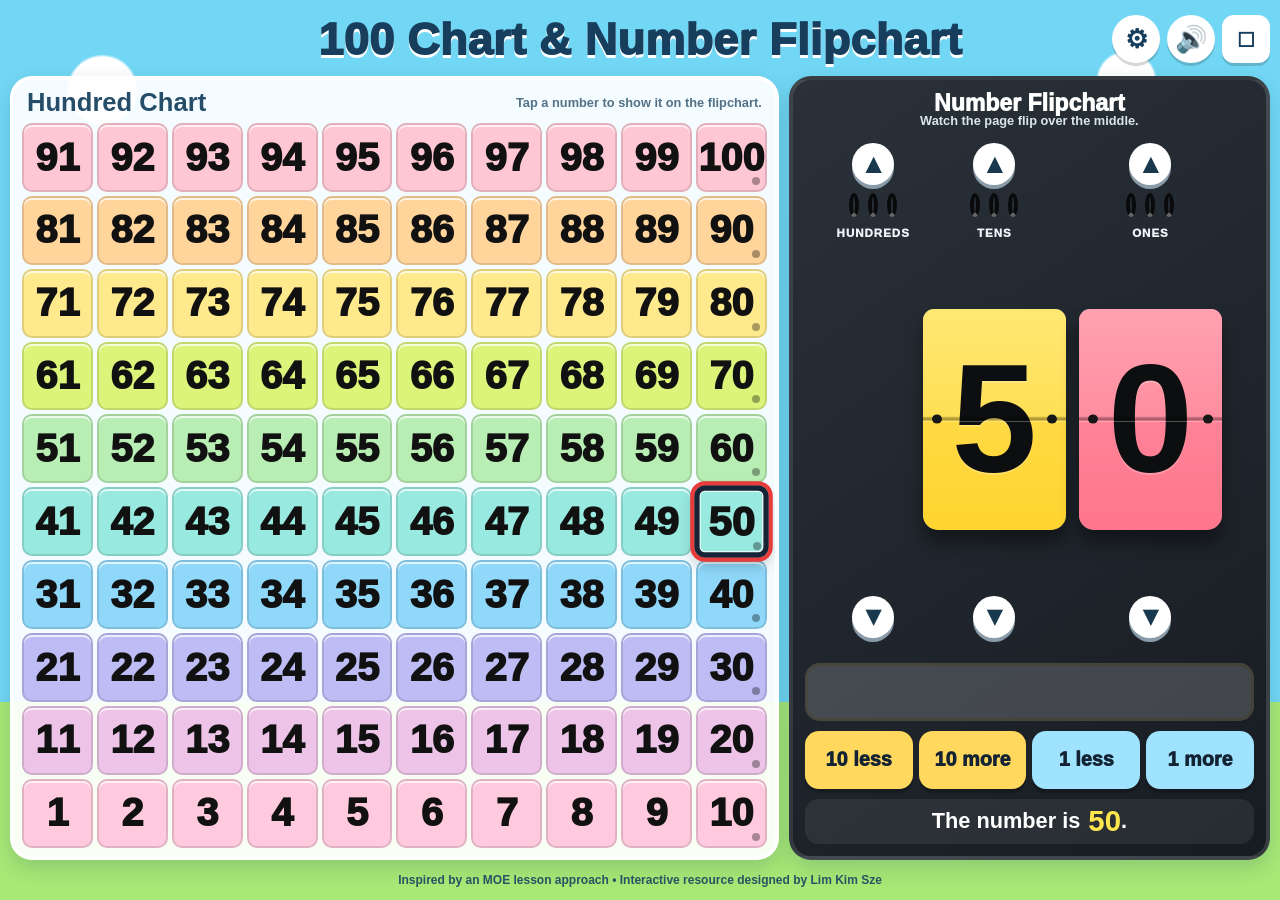
<file: index.html>
<!DOCTYPE html>
<html lang="en">
<head>
<meta charset="UTF-8" />
<meta name="viewport" content="width=device-width, initial-scale=1.0, maximum-scale=1.0" />
<title>100 Chart + Number Flipchart</title>
<style>
  html,body{margin:0;width:100%;height:100%;overflow:hidden;background:#72d7f4;font-family:Arial,sans-serif}
  body{display:grid;place-items:center;color:#173e5d;font-weight:800}
</style>
</head>
<body>
  <div id="loading">Loading 100 Chart &amp; Number Flipchart…</div>
<script>
(async()=>{
  try{
    const response=await fetch('./app.html?v=20260823-counter-clink',{cache:'no-cache'});
    if(!response.ok) throw new Error('Could not load the app.');
    let html=await response.text();

    const stylesheets=[
      '<link rel="stylesheet" href="./fixed-screen.css?v=20260823a">',
      '<link rel="stylesheet" href="./mobile-tweaks.css?v=20260823b">'
    ].join('\n');
    if(!html.includes('fixed-screen.css')){
      html=html.replace('</head>',stylesheets+'\n</head>');
    }else if(!html.includes('mobile-tweaks.css')){
      html=html.replace('</head>','<link rel="stylesheet" href="./mobile-tweaks.css?v=20260823b">\n</head>');
    }

    // Replace the softer counter sound at load time with a brighter,
    // two-hit metallic clink that is easy to hear on phones, Chromebooks
    // and projector speakers. The flip sound itself is unchanged.
    const soundStart=html.indexOf('  function counterMoveSound(direction=1){');
    const soundEnd=html.indexOf('\n  function writeStatic(card,digit){',soundStart);
    if(soundStart!==-1 && soundEnd!==-1){
      const louderCounterSound=`  function counterMoveSound(direction=1){
    if(!soundOn) return;
    ensureAudio();
    const ctx=audioCtx;
    const t=ctx.currentTime;

    // Keep the sound centred so it survives mono/mobile playback.
    const master=ctx.createGain();
    master.gain.setValueAtTime(1.0,t);
    master.gain.exponentialRampToValueAtTime(0.001,t+0.36);
    master.connect(ctx.destination);

    // Bright metal partials: these frequencies carry well on small speakers.
    const partials=[
      [760,0.38,0.20],
      [1120,0.31,0.17],
      [1640,0.24,0.14],
      [2280,0.17,0.11]
    ];
    partials.forEach(([freq,level,duration],i)=>{
      const osc=ctx.createOscillator();
      const gain=ctx.createGain();
      osc.type=i<2?'triangle':'sine';
      osc.frequency.setValueAtTime(freq,t);
      osc.frequency.exponentialRampToValueAtTime(freq*0.83,t+duration);
      gain.gain.setValueAtTime(0.001,t);
      gain.gain.exponentialRampToValueAtTime(level,t+0.004);
      gain.gain.exponentialRampToValueAtTime(0.001,t+duration);
      osc.connect(gain).connect(master);
      osc.start(t);
      osc.stop(t+duration+0.02);
    });

    // Crisp contact click.
    const clickBuffer=ctx.createBuffer(1,Math.floor(ctx.sampleRate*0.05),ctx.sampleRate);
    const clickData=clickBuffer.getChannelData(0);
    for(let i=0;i<clickData.length;i++){
      const p=i/clickData.length;
      clickData[i]=(Math.random()*2-1)*Math.pow(1-p,3.1);
    }
    const click=ctx.createBufferSource();
    click.buffer=clickBuffer;
    const high=ctx.createBiquadFilter();
    high.type='highpass';
    high.frequency.value=850;
    const clickGain=ctx.createGain();
    clickGain.gain.value=0.88;
    click.connect(high).connect(clickGain).connect(master);
    click.start(t);

    // A second lighter "clink" after the first impact.
    const t2=t+0.115;
    [920,1380,2050].forEach((freq,i)=>{
      const osc=ctx.createOscillator();
      const gain=ctx.createGain();
      osc.type='sine';
      osc.frequency.setValueAtTime(freq,t2);
      gain.gain.setValueAtTime(0.001,t2);
      gain.gain.exponentialRampToValueAtTime([0.30,0.21,0.14][i],t2+0.003);
      gain.gain.exponentialRampToValueAtTime(0.001,t2+0.12);
      osc.connect(gain).connect(ctx.destination);
      osc.start(t2);
      osc.stop(t2+0.13);
    });
  }
`;
      html=html.slice(0,soundStart)+louderCounterSound+html.slice(soundEnd);
    }

    document.open();
    document.write(html);
    document.close();
  }catch(error){
    const loading=document.getElementById('loading');
    if(loading) loading.textContent='Unable to load the resource. Please refresh the page.';
  }
})();
</script>
</body>
</html>
</file>
<file: fixed-screen.css>
/* FIXED-SCREEN RESPONSIVE OVERRIDES 2026-08-23 */
html,body{
  height:100%;
  min-height:0;
  overflow:hidden;
  overscroll-behavior:none;
}
.app{
  height:100vh;
  height:100dvh;
  min-height:0;
  overflow:hidden;
}
.workspace,.panel{min-height:0}

/* Phones and portrait tablets: both representations stay visible in one viewport. */
@media (max-width:1050px), (orientation:portrait){
  html,body{height:100%;min-height:0;overflow:hidden}
  .app{
    width:100%;height:100vh;height:100dvh;min-height:0;
    padding:4px;gap:4px;
    grid-template-rows:auto minmax(0,1fr) auto;
    overflow:hidden;
  }
  .topbar{
    display:grid;
    grid-template-columns:minmax(0,1fr) auto;
    grid-template-rows:auto;
    min-height:34px;
    gap:4px;
    align-items:center;
  }
  .topbar::before{display:none}
  .title{
    grid-column:1;grid-row:1;min-width:0;
    font-size:clamp(18px,4.8vw,30px);line-height:1;
    white-space:nowrap;overflow:hidden;text-overflow:ellipsis;text-align:left;
  }
  .top-actions{
    position:static;grid-column:2;grid-row:1;transform:none;
    justify-self:end;display:flex;gap:3px;
  }
  .icon-btn{width:34px;height:34px;font-size:18px;box-shadow:0 2px 0 rgba(0,0,0,.14)}
  .square-btn{border-radius:9px;font-size:18px}
  .teacher-panel{
    top:38px;right:0;transform:none;width:min(360px,96vw);
    max-height:calc(100dvh - 46px);overflow:auto;
  }
  .workspace{
    display:grid;grid-template-columns:1fr;
    grid-template-rows:minmax(0,53fr) minmax(0,47fr);
    gap:4px;min-height:0;overflow:hidden;
  }
  .hundred-panel{
    min-height:0!important;height:auto;padding:3px;border-width:2px;border-radius:12px;
    grid-template-rows:auto minmax(0,1fr);gap:2px;
  }
  .panel-heading{min-height:0;padding:0 2px;gap:2px}
  .panel-heading h2{font-size:clamp(13px,3.5vw,18px);line-height:1}
  .panel-heading .instruction{display:none}
  .hundred-grid{min-height:0;gap:1px}
  .hundred-cell{
    min-width:0;min-height:0!important;border-width:1px;border-radius:4px;
    font-size:clamp(11px,4.15vw,18px);line-height:1;
  }
  .hundred-cell.tens-number::after{display:none}
  .hundred-cell.selected{
    outline:2px solid #172337;outline-offset:-2px;
    box-shadow:inset 0 0 0 1px #fff,0 0 0 2px #e83b3b;transform:none;
  }
  .flip-panel{
    min-height:0!important;height:auto;padding:4px 5px;border-radius:12px;
    grid-template-rows:auto minmax(0,1fr) auto auto auto;
    gap:3px;overflow:hidden;
  }
  .flip-title{font-size:clamp(14px,3.8vw,18px);line-height:1}
  .flip-subtitle{display:none}
  .flip-area{min-height:0;padding:0;gap:3px;align-items:stretch}
  .digit-unit{
    min-width:0;height:100%;grid-template-rows:24px 12px 11px minmax(0,1fr) 24px;
    row-gap:1px;
  }
  .flip-arrow{width:24px;height:24px;font-size:14px;border-width:1px}
  .rings{height:12px;margin:0;gap:3px}
  .ring{width:5px;height:10px;border-width:2px}
  .digit-label{min-height:0;font-size:7px;letter-spacing:.2px;line-height:1}
  .card{
    width:auto;height:min(18dvh,125px);max-width:27vw;max-height:100%;
    aspect-ratio:.65;align-self:center;
  }
  .half,.flip-piece{font-size:clamp(38px,10dvh,78px)}
  .math-sentence{
    min-height:30px;margin:0;padding:3px 4px;border-radius:8px;
    font-size:clamp(12px,3.7vw,16px);line-height:1.05;
  }
  .controls{gap:2px;grid-template-columns:repeat(4,minmax(0,1fr))}
  .control-btn{
    min-height:31px;padding:2px;border-radius:8px;
    font-size:clamp(9px,2.8vw,13px);line-height:1.05;
    box-shadow:0 2px 0 rgba(0,0,0,.22);
  }
  .readout{min-height:25px;padding:2px 4px;font-size:clamp(12px,3.4vw,15px);line-height:1}
  .credit-footer{
    padding:1px 3px 0;font-size:8px;line-height:1.05;
    white-space:nowrap;overflow:hidden;text-overflow:ellipsis;
  }
}

/* Narrow portrait phones use two button rows so labels remain tappable. */
@media (max-width:420px) and (orientation:portrait){
  .workspace{grid-template-rows:minmax(0,52fr) minmax(0,48fr)}
  .controls{grid-template-columns:repeat(2,minmax(0,1fr))}
  .control-btn{min-height:28px;font-size:11px}
  .card{height:min(15.5dvh,108px);max-width:25vw}
  .half,.flip-piece{font-size:clamp(34px,8.8dvh,65px)}
  .digit-unit{grid-template-rows:21px 10px 9px minmax(0,1fr) 21px}
  .flip-arrow{width:21px;height:21px;font-size:12px}
  .math-sentence{min-height:27px;font-size:12px}
  .readout{min-height:22px;font-size:12px}
}

/* Small/medium Chromebook landscape (e.g. 1024×768): preserve side-by-side view. */
@media (orientation:landscape) and (min-width:650px) and (max-width:1050px){
  .app{height:100vh;height:100dvh;padding:5px;gap:4px;grid-template-rows:auto minmax(0,1fr) auto}
  .topbar{min-height:34px}
  .title{font-size:clamp(20px,3vw,30px)}
  .workspace{
    grid-template-columns:minmax(0,1.15fr) minmax(350px,.85fr);
    grid-template-rows:minmax(0,1fr);gap:5px;
  }
  .hundred-panel,.flip-panel{min-height:0!important;height:auto}
  .hundred-cell{font-size:clamp(15px,2.4vw,28px)}
  .flip-panel{padding:5px 6px;gap:3px}
  .flip-title{font-size:clamp(16px,2vw,21px)}
  .flip-area{gap:3px}
  .digit-unit{grid-template-rows:25px 12px 10px minmax(0,1fr) 25px}
  .flip-arrow{width:25px;height:25px;font-size:14px}
  .card{height:min(28dvh,170px);width:auto;max-width:12vw;aspect-ratio:.65}
  .half,.flip-piece{font-size:clamp(46px,9dvh,82px)}
  .controls{grid-template-columns:repeat(4,minmax(0,1fr));gap:3px}
  .control-btn{min-height:34px;font-size:clamp(10px,1.35vw,14px)}
  .math-sentence{min-height:34px;font-size:clamp(13px,1.7vw,17px)}
  .readout{min-height:28px;font-size:clamp(13px,1.6vw,16px)}
  .credit-footer{font-size:8px;padding:1px 3px 0}
}

/* Very short landscape phones compact further, still without page scrolling. */
@media (orientation:landscape) and (max-height:520px) and (min-width:650px){
  .app{padding:3px;gap:3px}
  .topbar{min-height:28px}
  .title{font-size:18px}
  .icon-btn{width:28px;height:28px;font-size:15px}
  .workspace{grid-template-columns:minmax(0,1.12fr) minmax(320px,.88fr);gap:3px}
  .panel-heading h2{font-size:13px}
  .hundred-panel{padding:2px}
  .hundred-grid{gap:1px}
  .hundred-cell{font-size:clamp(11px,2.1vw,18px)}
  .flip-panel{padding:3px 4px;gap:2px}
  .flip-title{font-size:14px}
  .digit-unit{grid-template-rows:19px 8px 8px minmax(0,1fr) 19px}
  .flip-arrow{width:19px;height:19px;font-size:11px}
  .rings{height:8px}
  .ring{height:8px;width:4px;border-width:1px}
  .digit-label{font-size:6px}
  .card{height:min(25dvh,100px);max-width:10vw}
  .half,.flip-piece{font-size:clamp(34px,8dvh,54px)}
  .math-sentence{min-height:25px;padding:2px;font-size:11px}
  .control-btn{min-height:25px;padding:1px;font-size:9px}
  .readout{min-height:21px;padding:1px;font-size:10px}
  .credit-footer{font-size:7px;padding:0 2px}
}
</file>
<file: mobile-tweaks.css>
/* Mobile / Chromebook finishing tweaks 2026-08-23
   - remove inherited mobile top padding so the app sits higher
   - make place-value labels clearly readable */

@media (max-width:1050px), (orientation:portrait){
  .app{
    padding-top:1px !important;
  }

  /* The original small-screen rules added 45px of top padding.
     Reset it so that space is used for the teaching content instead. */
  .topbar{
    padding:0 !important;
    margin:0 !important;
    min-height:32px !important;
  }

  .title{
    margin:0 !important;
    line-height:1 !important;
  }

  .digit-unit{
    grid-template-rows:22px 13px 17px minmax(0,1fr) 22px !important;
    row-gap:1px !important;
  }

  .rings{
    height:13px !important;
    margin:0 !important;
  }

  .digit-label{
    min-height:17px !important;
    font-size:11px !important;
    line-height:17px !important;
    font-weight:1000 !important;
    letter-spacing:.65px !important;
    color:#ffffff !important;
    text-align:center !important;
    text-transform:uppercase !important;
    text-shadow:0 1px 2px rgba(0,0,0,.95) !important;
    z-index:5;
    white-space:nowrap;
  }
}

/* Narrow portrait phones: keep labels clear without using extra page height. */
@media (max-width:420px) and (orientation:portrait){
  .topbar{min-height:30px !important}
  .digit-unit{
    grid-template-rows:20px 11px 15px minmax(0,1fr) 20px !important;
  }
  .flip-arrow{
    width:20px !important;
    height:20px !important;
    font-size:12px !important;
  }
  .rings{height:11px !important}
  .ring{height:9px !important}
  .digit-label{
    min-height:15px !important;
    font-size:10px !important;
    line-height:15px !important;
    letter-spacing:.45px !important;
  }
}

/* Chromebook / small laptop landscape: preserve the side-by-side view,
   but make Tens and Ones easier to read from a pupil's seat. */
@media (orientation:landscape) and (min-width:650px) and (max-width:1050px){
  .topbar{
    padding:0 !important;
    margin:0 !important;
  }
  .digit-unit{
    grid-template-rows:25px 13px 15px minmax(0,1fr) 25px !important;
  }
  .digit-label{
    min-height:15px !important;
    font-size:10px !important;
    line-height:15px !important;
    font-weight:1000 !important;
    letter-spacing:.55px !important;
    color:#fff !important;
    text-shadow:0 1px 2px rgba(0,0,0,.95) !important;
  }
}

/* Very short landscape phones need a little more compression. */
@media (orientation:landscape) and (max-height:520px) and (min-width:650px){
  .digit-unit{
    grid-template-rows:18px 8px 11px minmax(0,1fr) 18px !important;
  }
  .digit-label{
    min-height:11px !important;
    font-size:8px !important;
    line-height:11px !important;
    letter-spacing:.3px !important;
  }
}
</file>
